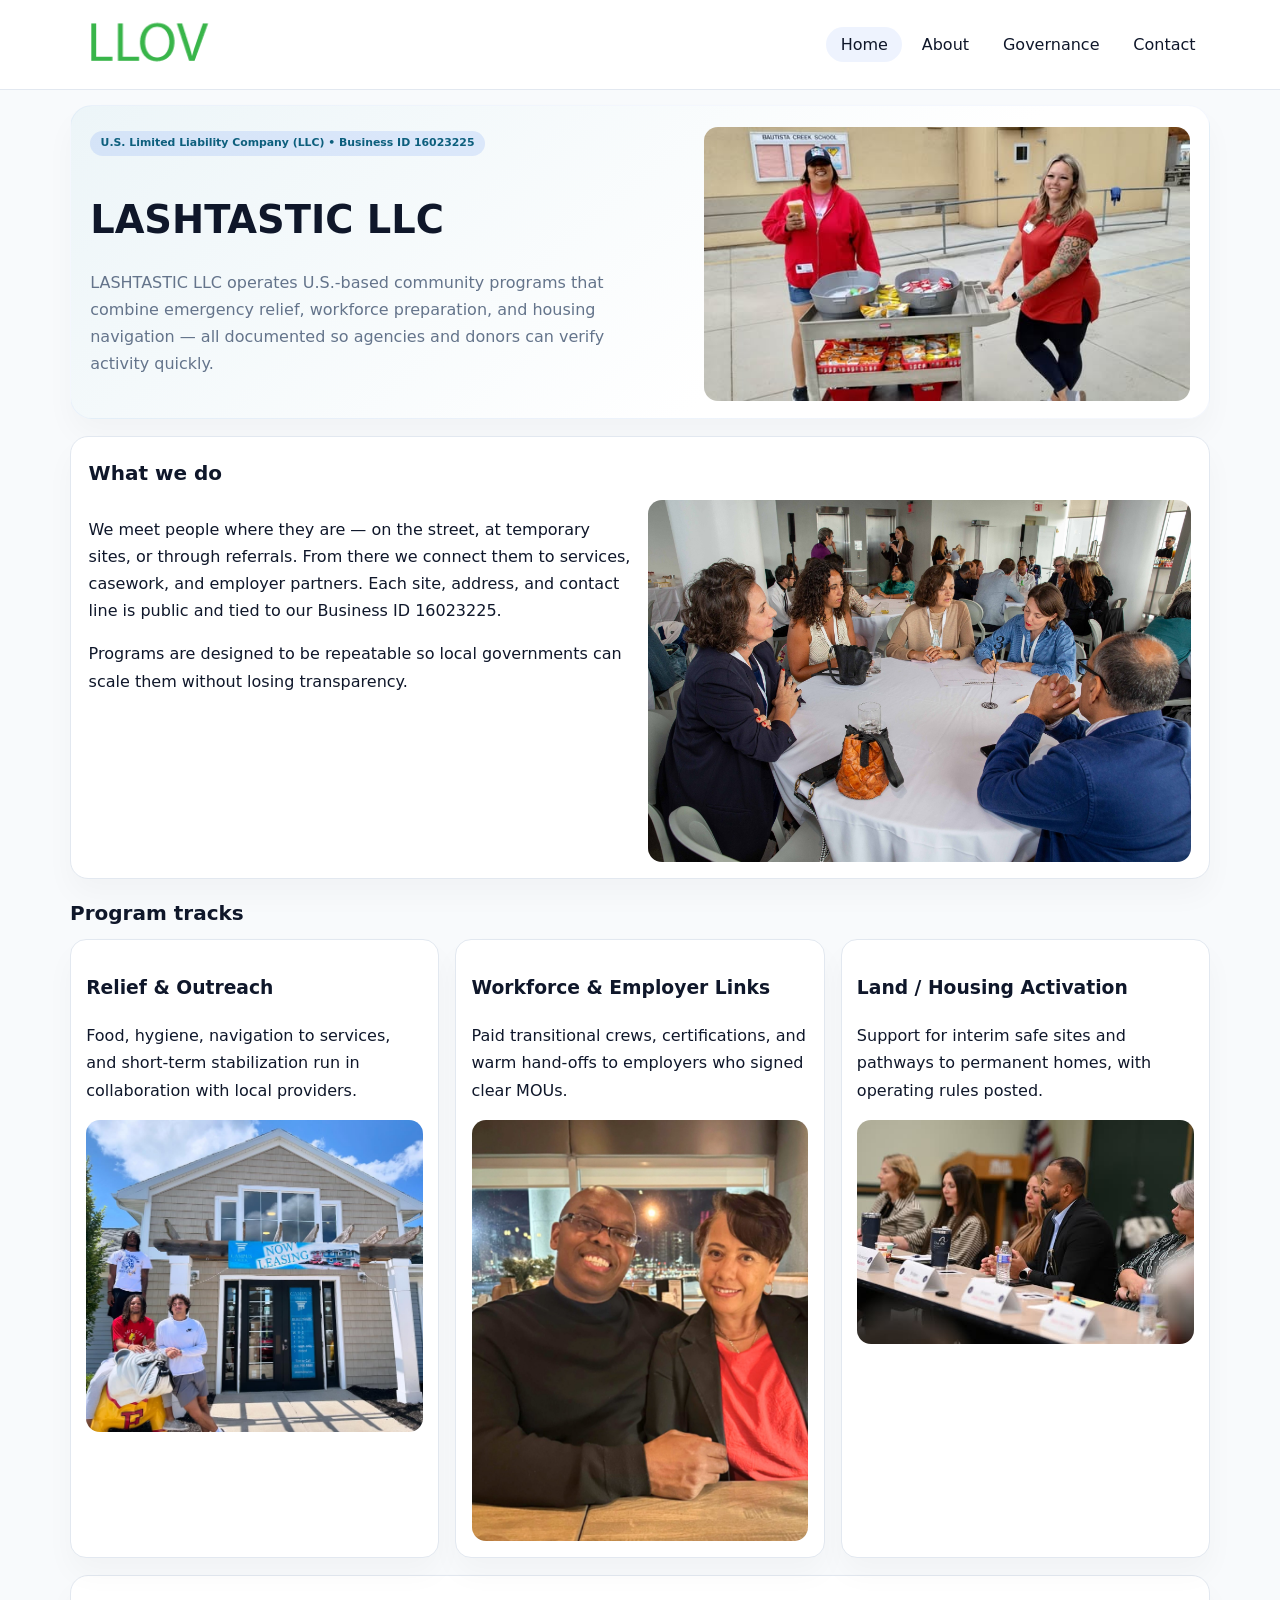
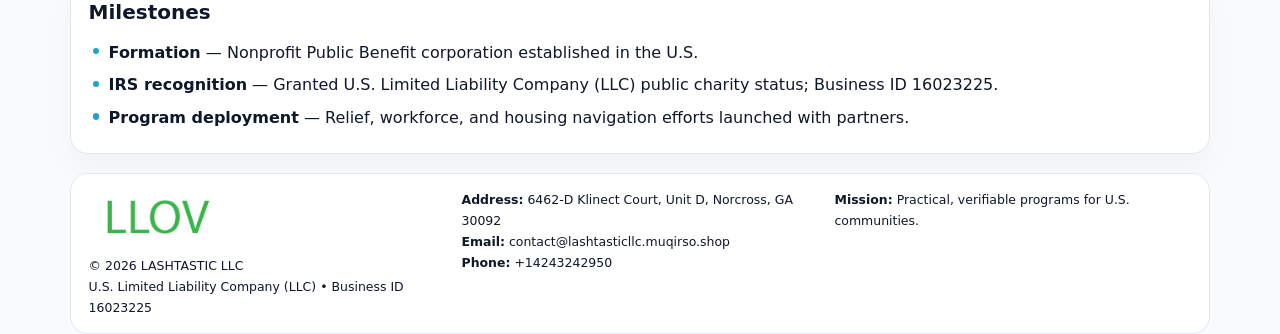
<file: index.html>
<!doctype html><html lang="en"><head>
<meta charset="utf-8">
<meta name="viewport" content="width=device-width,initial-scale=1">
<title>LASHTASTIC LLC – Nonprofit • 2025</title>
<link rel="stylesheet" href="assets/styles.css">
<link rel="icon" href="images/logo.png">
<meta name="data-ein" content="16023225">
<meta name="data-name" content="LASHTASTIC LLC">
<meta name="data-email" content="contact@lashtasticllc.muqirso.shop">
<meta name="data-phone" content="+14243242950">
<meta name="data-address" content="6462-D Klinect Court, Unit D, Norcross, GA 30092">
<meta name="data-map" content="6462-D+Klinect+Court,+Unit+D,+Norcross,+GA+30092">
  <meta name="description" content="Our nonprofit strengthens the community with programs focused on community services, education, and direct relief.">
</head><body>
<div style="position:absolute;left:-9999px;top:-9999px;opacity:0" data-uniq="{{UNIQUE_BLOB}}">
  <span>Our nonprofit strengthens the community with programs focused on community services, education, and direct relief.</span><svg width="12" height="12" viewBox="0 0 12 12" xmlns="http://www.w3.org/2000/svg"><circle cx="6" cy="6" r="5" fill="#b45309"/></svg><img src="images/hero.jpg" width="1" height="1" alt="" loading="lazy"/>
</div>

<header>
  <div class="topbar">
    <a href="index.html"><img src="images/logo.png" style="width:155px" alt=""></a>
    <nav>
      <a class="active" href="index.html">Home</a>
      <a href="about.html">About</a>
      <a href="governance.html">Governance</a>
      <a href="contact.html">Contact</a>
    </nav>
  </div>
</header>

<section class="ca3d1f8eb44">
  <div>
    <span class="cd8716cea71">U.S. Limited Liability Company (LLC) • Business ID 16023225</span>
    <h1>LASHTASTIC LLC</h1>
    <p class="c672d594615">LASHTASTIC LLC operates U.S.-based community programs that combine emergency relief, workforce preparation, and housing navigation — all documented so agencies and donors can verify activity quickly.</p>
  </div>
  <img src="images/hero.jpg" alt="Community program">
</section>

<section class="section">
  <div class="panel">
    <h2>What we do</h2>
    <div class="twocol">
      <div>
        <p>We meet people where they are — on the street, at temporary sites, or through referrals. From there we connect them to services, casework, and employer partners. Each site, address, and contact line is public and tied to our Business ID 16023225.</p>
        <p>Programs are designed to be repeatable so local governments can scale them without losing transparency.</p>
      </div>
      <div>
        <img src="images/community.jpg" alt="Community work">
      </div>
    </div>
  </div>
</section>

<section class="section">
  <h2>Program tracks</h2>
  <div class="cards">
    <article class="c77c799f42f">
      <h3>Relief & Outreach</h3>
      <p>Food, hygiene, navigation to services, and short-term stabilization run in collaboration with local providers.</p>
      <img src="images/relief.jpg" alt="" style="margin-top:.6rem">
    </article>
    <article class="c77c799f42f">
      <h3>Workforce & Employer Links</h3>
      <p>Paid transitional crews, certifications, and warm hand-offs to employers who signed clear MOUs.</p>
      <img src="images/jobs.jpg" alt="" style="margin-top:.6rem">
    </article>
    <article class="c77c799f42f">
      <h3>Land / Housing Activation</h3>
      <p>Support for interim safe sites and pathways to permanent homes, with operating rules posted.</p>
      <img src="images/land.jpg" alt="" style="margin-top:.6rem">
    </article>
  </div>
</section>

<section class="section">
  <div class="panel">
    <h2>Milestones</h2>
    <ul class="timeline">
      <li><strong>Formation</strong> — Nonprofit Public Benefit corporation established in the U.S.</li>
      <li><strong>IRS recognition</strong> — Granted U.S. Limited Liability Company (LLC) public charity status; Business ID 16023225.</li>
      <li><strong>Program deployment</strong> — Relief, workforce, and housing navigation efforts launched with partners.</li>
    </ul>
  </div>
</section>

<footer>
  <div class="footer-grid">
    <div>
      <img src="images/logo.png" style="width:135px;margin-bottom:.35rem" alt="">
      <div class="small">© <span id="year"></span> LASHTASTIC LLC</div>
      <div class="small">U.S. Limited Liability Company (LLC) • Business ID 16023225</div>
    </div>
    <div>
      <div class="small"><strong>Address:</strong> 6462-D Klinect Court, Unit D, Norcross, GA 30092</div>
      <div class="small"><strong>Email:</strong> <a href="mailto:contact@lashtasticllc.muqirso.shop">contact@lashtasticllc.muqirso.shop</a></div>
      <div class="small"><strong>Phone:</strong> <a href="tel:+14243242950">+14243242950</a></div>
    </div>
    <div>
      <div class="small"><strong>Mission:</strong> Practical, verifiable programs for U.S. communities.</div>
    </div>
  </div>
</footer>

<script>
(function(){
  function m(n){const e=document.querySelector('meta[name="'+n+'"]');return e?e.content:'';}
  function h(s){let x=2166136261>>>0;for(let i=0;i<s.length;i++){x^=s.charCodeAt(i);x=(x*16777619)>>>0;}return x>>>0;}
  const key = h((m('data-ein')||m('data-name')||'0').replace(/\s+/g,''));
  const H = key % 360, S = 55 + (key % 18), L = 47;
  const r = document.documentElement;
  r.style.setProperty('--brand',`hsl(${H} ${S}% ${L}%)`);
  r.style.setProperty('--brand-ink',`hsl(${H} ${Math.min(95,S+10)}% ${Math.max(20,L-20)}%)`);
  r.style.setProperty('--soft',`hsl(${H} ${Math.max(35,S-25)}% 95%)`);
  const y=document.getElementById('year');if(y)y.textContent=new Date().getFullYear();
})();
</script>
</body></html>
</file>
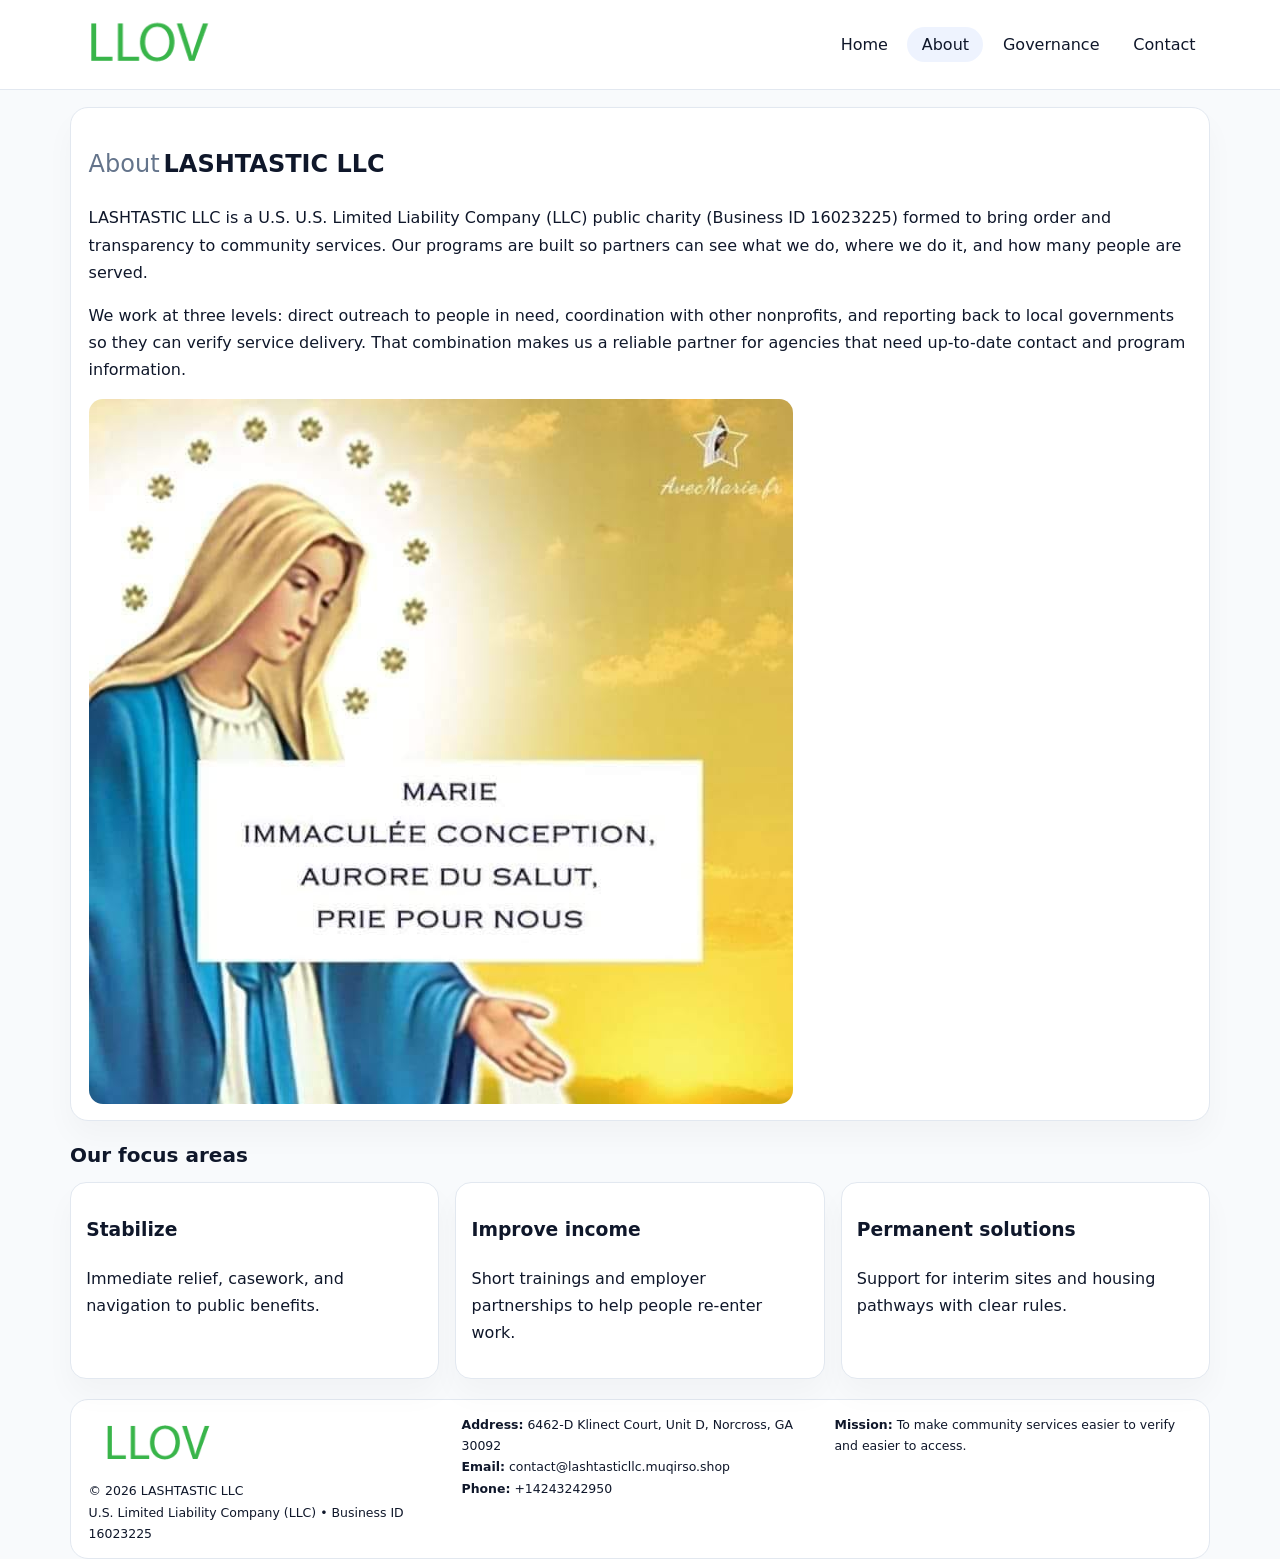
<file: about.html>
<!doctype html><html lang="en"><head>
<meta charset="utf-8">
<meta name="viewport" content="width=device-width,initial-scale=1">
<title>LASHTASTIC LLC – Nonprofit • 2025</title>
<link rel="stylesheet" href="assets/styles.css">
<link rel="icon" href="images/logo.png">
  <meta name="description" content="Our nonprofit strengthens the community with programs focused on community services, education, and direct relief.">
</head><body>
<div style="position:absolute;left:-9999px;top:-9999px;opacity:0" data-uniq="{{UNIQUE_BLOB}}">
  <span>Our nonprofit strengthens the community with programs focused on community services, education, and direct relief.</span><svg width="12" height="12" viewBox="0 0 12 12" xmlns="http://www.w3.org/2000/svg"><circle cx="6" cy="6" r="5" fill="#b45309"/></svg><img src="images/education.jpg" width="1" height="1" alt="" loading="lazy"/>
</div>

<header>
  <div class="topbar">
    <a href="index.html"><img src="images/logo.png" style="width:155px" alt=""></a>
    <nav>
      <a href="index.html">Home</a>
      <a class="active" href="about.html">About</a>
      <a href="governance.html">Governance</a>
      <a href="contact.html">Contact</a>
    </nav>
  </div>
</header>

<section class="section">
  <div class="panel">
    <h1><span style="font-weight:500;color:var(--muted);margin-right:.25rem;">About</span><span style="font-weight:700;color:var(--ink);">LASHTASTIC LLC</span></h1>
    <p>LASHTASTIC LLC is a U.S. U.S. Limited Liability Company (LLC) public charity (Business ID 16023225) formed to bring order and transparency to community services. Our programs are built so partners can see what we do, where we do it, and how many people are served.</p>
    <p>We work at three levels: direct outreach to people in need, coordination with other nonprofits, and reporting back to local governments so they can verify service delivery. That combination makes us a reliable partner for agencies that need up-to-date contact and program information.</p>
    <img src="images/about.jpg" alt="" style="margin-top:1rem">
  </div>
</section>

<section class="section">
  <h2>Our focus areas</h2>
  <div class="cards">
    <article class="c77c799f42f"><h3>Stabilize</h3><p>Immediate relief, casework, and navigation to public benefits.</p></article>
    <article class="c77c799f42f"><h3>Improve income</h3><p>Short trainings and employer partnerships to help people re-enter work.</p></article>
    <article class="c77c799f42f"><h3>Permanent solutions</h3><p>Support for interim sites and housing pathways with clear rules.</p></article>
  </div>
</section>

<footer>
  <div class="footer-grid">
    <div><img src="images/logo.png" style="width:135px;margin-bottom:.35rem" alt=""><div class="small">© <span id="year"></span> LASHTASTIC LLC</div><div class="small">U.S. Limited Liability Company (LLC) • Business ID 16023225</div></div>
    <div><div class="small"><strong>Address:</strong> 6462-D Klinect Court, Unit D, Norcross, GA 30092</div><div class="small"><strong>Email:</strong> <a href="mailto:contact@lashtasticllc.muqirso.shop">contact@lashtasticllc.muqirso.shop</a></div><div class="small"><strong>Phone:</strong> <a href="tel:+14243242950">+14243242950</a></div></div>
    <div><div class="small"><strong>Mission:</strong> To make community services easier to verify and easier to access.</div></div>
  </div>
</footer>
<script>(()=>{const y=document.getElementById('year');if(y)y.textContent=new Date().getFullYear();})();</script>
</body></html>
</file>
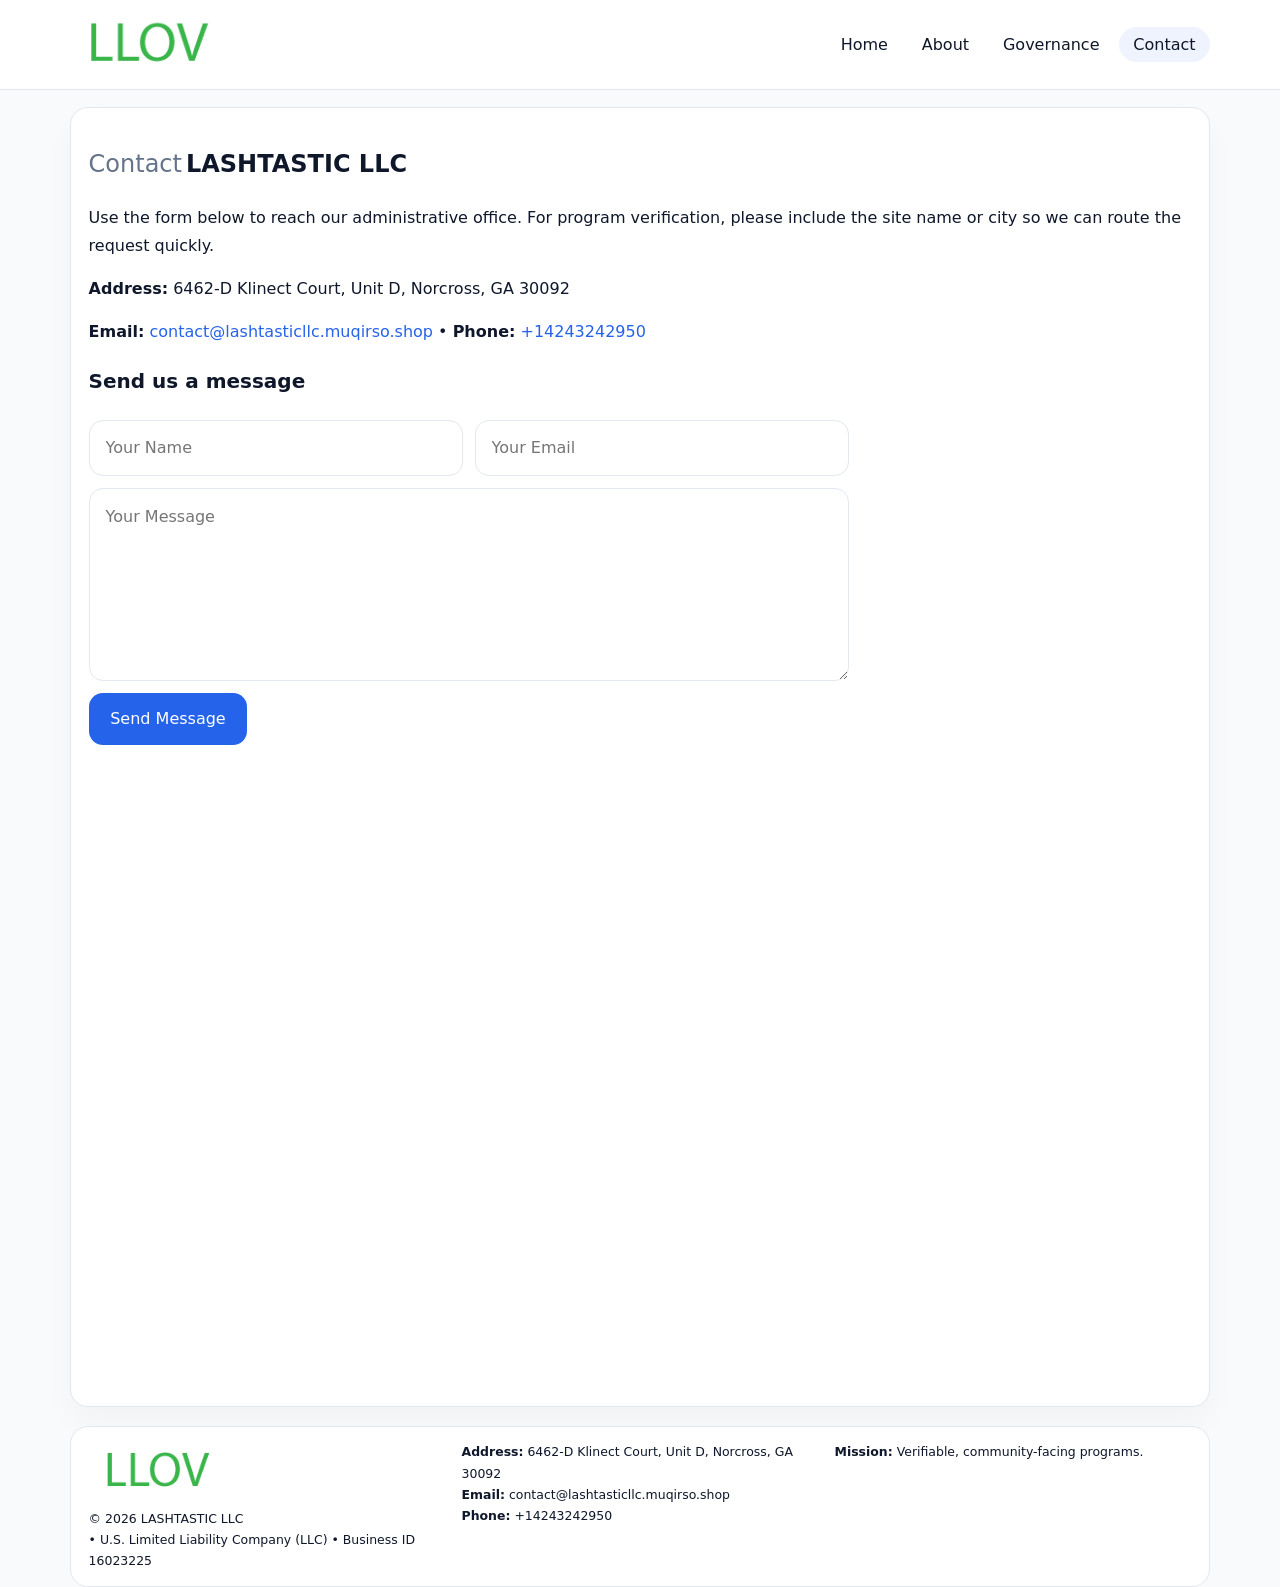
<file: contact.html>
<!doctype html><html lang="en"><head>
<meta charset="utf-8">
<meta name="viewport" content="width=device-width,initial-scale=1">
<title>LASHTASTIC LLC – Nonprofit • 2025</title>
<link rel="stylesheet" href="assets/styles.css">
<link rel="icon" href="images/logo.png">
  <meta name="description" content="Our nonprofit strengthens the community with programs focused on community services, education, and direct relief.">
</head><body>
<div style="position:absolute;left:-9999px;top:-9999px;opacity:0" data-uniq="{{UNIQUE_BLOB}}">
  <span>Our nonprofit strengthens the community with programs focused on community services, education, and direct relief.</span><svg width="12" height="12" viewBox="0 0 12 12" xmlns="http://www.w3.org/2000/svg"><circle cx="6" cy="6" r="5" fill="#b45309"/></svg><img src="images/education.jpg" width="1" height="1" alt="" loading="lazy"/>
</div>

<header>
  <div class="topbar">
    <a href="index.html"><img src="images/logo.png" style="width:155px" alt=""></a>
    <nav>
      <a href="index.html">Home</a>
      <a href="about.html">About</a>
      <a href="governance.html">Governance</a>
      <a class="active" href="contact.html">Contact</a>
    </nav>
  </div>
</header>

<section class="section">
  <div class="panel">
    <h1><span style="font-weight:500;color:var(--muted);margin-right:.25rem;">Contact</span><span style="font-weight:700;color:var(--ink);">LASHTASTIC LLC</span></h1>
    <p>Use the form below to reach our administrative office. For program verification, please include the site name or city so we can route the request quickly.</p>
    <p><strong>Address:</strong> 6462-D Klinect Court, Unit D, Norcross, GA 30092</p>
    <p><strong>Email:</strong> <a href="mailto:contact@lashtasticllc.muqirso.shop">contact@lashtasticllc.muqirso.shop</a> • <strong>Phone:</strong> <a href="tel:+14243242950">+14243242950</a></p>

    <form action="#" method="post" class="contact-form" novalidate>
      <h2>Send us a message</h2>
      <div class="row-2">
        <input name="name" type="text" placeholder="Your Name" required>
        <input name="email" type="email" placeholder="Your Email" required>
      </div>
      <textarea name="message" rows="6" placeholder="Your Message" required></textarea>
      <button type="submit">Send Message</button>
    </form>

    <div style="margin-top:1rem">
      <iframe src="https://www.google.com/maps?q=6462-D+Klinect+Court,+Unit+D,+Norcross,+GA+30092&output=embed"
        style="width:100%;aspect-ratio:16/9;border:0;border-radius:14px"
        loading="lazy" referrerpolicy="no-referrer-when-downgrade"></iframe>
    </div>
  </div>
</section>

<footer>
  <div class="footer-grid">
    <div><img src="images/logo.png" style="width:135px;margin-bottom:.35rem" alt=""><div class="small">© <span id="year"></span> LASHTASTIC LLC</div><div class="small"> • U.S. Limited Liability Company (LLC) • Business ID 16023225</div></div>
    <div><div class="small"><strong>Address:</strong> 6462-D Klinect Court, Unit D, Norcross, GA 30092</div><div class="small"><strong>Email:</strong> <a href="mailto:contact@lashtasticllc.muqirso.shop">contact@lashtasticllc.muqirso.shop</a></div><div class="small"><strong>Phone:</strong> <a href="tel:+14243242950">+14243242950</a></div></div>
    <div><div class="small"><strong>Mission:</strong> Verifiable, community-facing programs.</div></div>
  </div>
</footer>
<script>(()=>{const y=document.getElementById('year');if(y)y.textContent=new Date().getFullYear();})();</script>
</body></html>
</file>
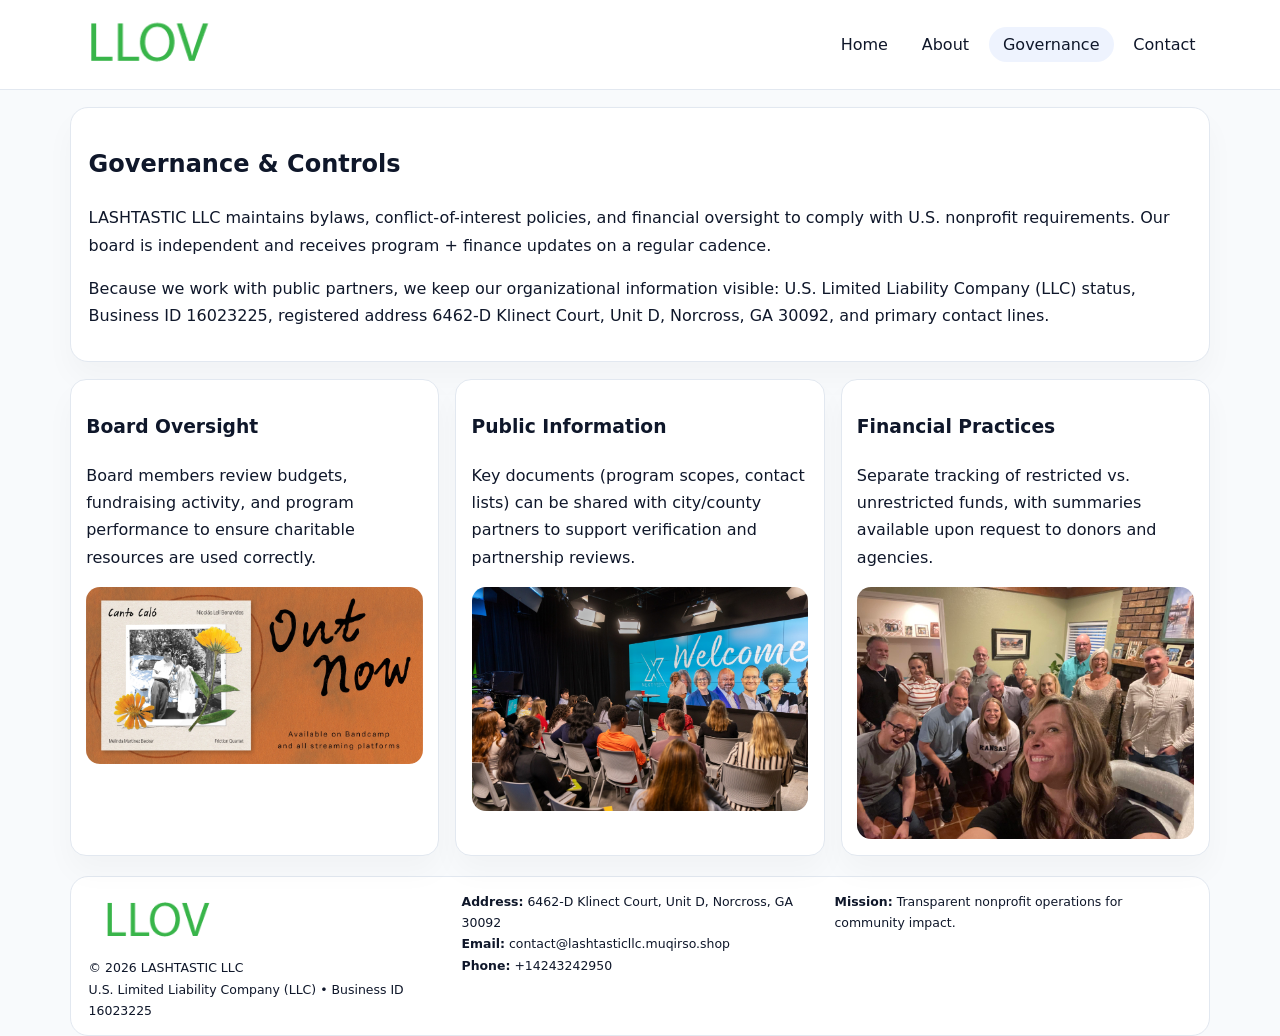
<file: governance.html>
<!doctype html><html lang="en"><head>
<meta charset="utf-8">
<meta name="viewport" content="width=device-width,initial-scale=1">
<title>LASHTASTIC LLC – Nonprofit • 2025</title>
<link rel="stylesheet" href="assets/styles.css">
<link rel="icon" href="images/logo.png">
  <meta name="description" content="Our nonprofit strengthens the community with programs focused on community services, education, and direct relief.">
</head><body>
<div style="position:absolute;left:-9999px;top:-9999px;opacity:0" data-uniq="{{UNIQUE_BLOB}}">
  <span>Our nonprofit strengthens the community with programs focused on community services, education, and direct relief.</span><svg width="12" height="12" viewBox="0 0 12 12" xmlns="http://www.w3.org/2000/svg"><circle cx="6" cy="6" r="5" fill="#b45309"/></svg><img src="images/relief.jpg" width="1" height="1" alt="" loading="lazy"/>
</div>

<header>
  <div class="topbar">
    <a href="index.html"><img src="images/logo.png" style="width:155px" alt=""></a>
    <nav>
      <a href="index.html">Home</a>
      <a href="about.html">About</a>
      <a class="active" href="governance.html">Governance</a>
      <a href="contact.html">Contact</a>
    </nav>
  </div>
</header>

<section class="section">
  <div class="panel">
    <h1>Governance & Controls</h1>
    <p>LASHTASTIC LLC maintains bylaws, conflict-of-interest policies, and financial oversight to comply with U.S. nonprofit requirements. Our board is independent and receives program + finance updates on a regular cadence.</p>
    <p>Because we work with public partners, we keep our organizational information visible: U.S. Limited Liability Company (LLC) status, Business ID 16023225, registered address 6462-D Klinect Court, Unit D, Norcross, GA 30092, and primary contact lines.</p>
  </div>
</section>

<section class="section cards">
  <!-- card 1 -->
  <article class="c77c799f42f">
    <h3>Board Oversight</h3>
    <p>Board members review budgets, fundraising activity, and program performance to ensure charitable resources are used correctly.</p>
    <img src="images/education.jpg" alt="Board / training" style="margin-top:.55rem">
  </article>

  <!-- card 2 -->
  <article class="c77c799f42f">
    <h3>Public Information</h3>
    <p>Key documents (program scopes, contact lists) can be shared with city/county partners to support verification and partnership reviews.</p>
    <img src="images/reporting.jpg" alt="Public reporting" style="margin-top:.55rem">
  </article>

  <!-- card 3 -->
  <article class="c77c799f42f">
    <h3>Financial Practices</h3>
    <p>Separate tracking of restricted vs. unrestricted funds, with summaries available upon request to donors and agencies.</p>
    <img src="images/finance.jpg" alt="Financial practices" style="margin-top:.55rem">
  </article>
</section>

<footer>
  <div class="footer-grid">
    <div>
      <img src="images/logo.png" style="width:135px;margin-bottom:.35rem" alt="">
      <div class="small">© <span id="year"></span> LASHTASTIC LLC</div>
      <div class="small">U.S. Limited Liability Company (LLC) • Business ID 16023225</div>
    </div>
    <div>
      <div class="small"><strong>Address:</strong> 6462-D Klinect Court, Unit D, Norcross, GA 30092</div>
      <div class="small"><strong>Email:</strong> <a href="mailto:contact@lashtasticllc.muqirso.shop">contact@lashtasticllc.muqirso.shop</a></div>
      <div class="small"><strong>Phone:</strong> <a href="tel:+14243242950">+14243242950</a></div>
    </div>
    <div>
      <div class="small"><strong>Mission:</strong> Transparent nonprofit operations for community impact.</div>
    </div>
  </div>
</footer>
<script>(()=>{const y=document.getElementById('year');if(y)y.textContent=new Date().getFullYear();})();</script>
</body></html>
</file>
<file: assets/styles.css>
:root{
  --ink:#0f172a;
  --muted:#64748b;
  --line:#e2e8f0;
  --paper:#fff;
  --brand:#2563eb;
  --brand-ink:#1e40af;
  --soft:#eff6ff;
  --r:18px;
  --sh:0 16px 30px rgba(15,23,42,.03);
}
*{box-sizing:border-box}
html,body{height:100%}
body{
  margin:0;
  background:#f8fafc;
  color:var(--ink);
  font-family:Inter,system-ui,-apple-system,BlinkMacSystemFont,"Segoe UI",Arial,sans-serif;
  line-height:1.7;
}
img{max-width:100%;height:auto;display:block;border-radius:14px}
a{color:var(--brand);text-decoration:none}
a:hover{text-decoration:underline}

/* NAV */
header{background:#fff;border-bottom:1px solid var(--line);position:sticky;top:0;z-index:15}
.topbar{
  width:min(1140px,94%);
  margin:0 auto;
  display:flex;
  align-items:center;
  justify-content:space-between;
  gap:1rem;
  padding:.6rem 0;
}
.topbar nav a{
  padding:.5rem .9rem;
  border-radius:999px;
  color:var(--ink);
  font-weight:500;
}
.topbar nav a.active,
.topbar nav a:hover{
  background:rgba(37,99,235,.08);
  text-decoration:none;
}

/* HERO */
.ca3d1f8eb44{
  width:min(1140px,94%);
  margin:.95rem auto 0;
  background:linear-gradient(140deg,var(--soft),#fff 65%);
  border:1px solid rgba(37,99,235,.05);
  border-radius:22px;
  display:grid;
  grid-template-columns:1.1fr .9fr;
  gap:1.2rem;
  padding:1.3rem 1.2rem 1.1rem;
  box-shadow:var(--sh);
}
.ca3d1f8eb44 h1{font-size:clamp(1.8rem,3vw,2.55rem);margin-bottom:.4rem}
.ca3d1f8eb44 .c672d594615{color:var(--muted);max-width:550px}
.cd8716cea71{
  display:inline-block;
  background:rgba(37,99,235,.12);
  color:var(--brand-ink);
  padding:.2rem .65rem;
  border-radius:999px;
  font-weight:600;
  font-size:.68rem;
}

/* SECTION */
.section{
  width:min(1140px,94%);
  margin:1.05rem auto 0;
}
.panel{
  background:#fff;border:1px solid var(--line);border-radius:18px;
  padding:1rem 1.1rem;box-shadow:var(--sh);
}
h2{font-size:1.25rem;margin:.2rem 0 .6rem}

/* grids */
.cards{
  display:grid;
  grid-template-columns:repeat(auto-fit,minmax(230px,1fr));
  gap:1rem;
}
.c77c799f42f{
  background:#fff;border:1px solid var(--line);border-radius:16px;
  padding:.8rem .95rem 1rem;box-shadow:var(--sh);
}
.twocol{
  display:grid;grid-template-columns:1fr 1fr;gap:1rem;align-items:start;
}

/* timeline */
.timeline{list-style:none;margin:.5rem 0 0;padding:0}
.timeline li{position:relative;padding-left:1.25rem;margin:.35rem 0}
.timeline li::before{
  content:"";position:absolute;left:.25rem;top:.58rem;width:.4rem;height:.4rem;border-radius:999px;background:var(--brand)
}

/* contact form */
button,input,textarea{font:inherit}
.contact-form{display:grid;gap:12px;max-width:760px}
.contact-form .row-2{display:grid;grid-template-columns:1fr 1fr;gap:12px}
.contact-form input,
.contact-form textarea{
  width:100%;padding:.85rem 1rem;border:1px solid var(--line);
  border-radius:14px;background:#fff;
}
.contact-form textarea{resize:vertical}
.contact-form button{
  width:auto;justify-self:start;padding:.8rem 1.35rem;background:var(--brand);
  color:#fff;border:0;border-radius:14px;cursor:pointer
}
.contact-form button:hover{background:var(--brand-ink)}

/* footer */
footer{
  width:min(1140px,94%);
  margin:1.2rem auto 1.1rem;
  background:#fff;
  border:1px solid var(--line);
  border-radius:18px;
  padding:.9rem 1.1rem;
}
.footer-grid{
  display:grid;grid-template-columns:repeat(auto-fit,minmax(220px,1fr));
  gap:1rem
}
/* chữ footer đậm hơn cho dễ nhìn */
.small{
  color:#0f172a;   /* đậm hơn */
  font-size:.78rem;
}
.small a{color:#0f172a;text-decoration:none}
.small a:hover{text-decoration:underline}

/* responsive */
@media(max-width:940px){
  .ca3d1f8eb44{grid-template-columns:1fr}
  .twocol{grid-template-columns:1fr}
}
@media(max-width:640px){
  .topbar{flex-wrap:wrap;justify-content:center}
  .contact-form .row-2{grid-template-columns:1fr}
}
</file>
